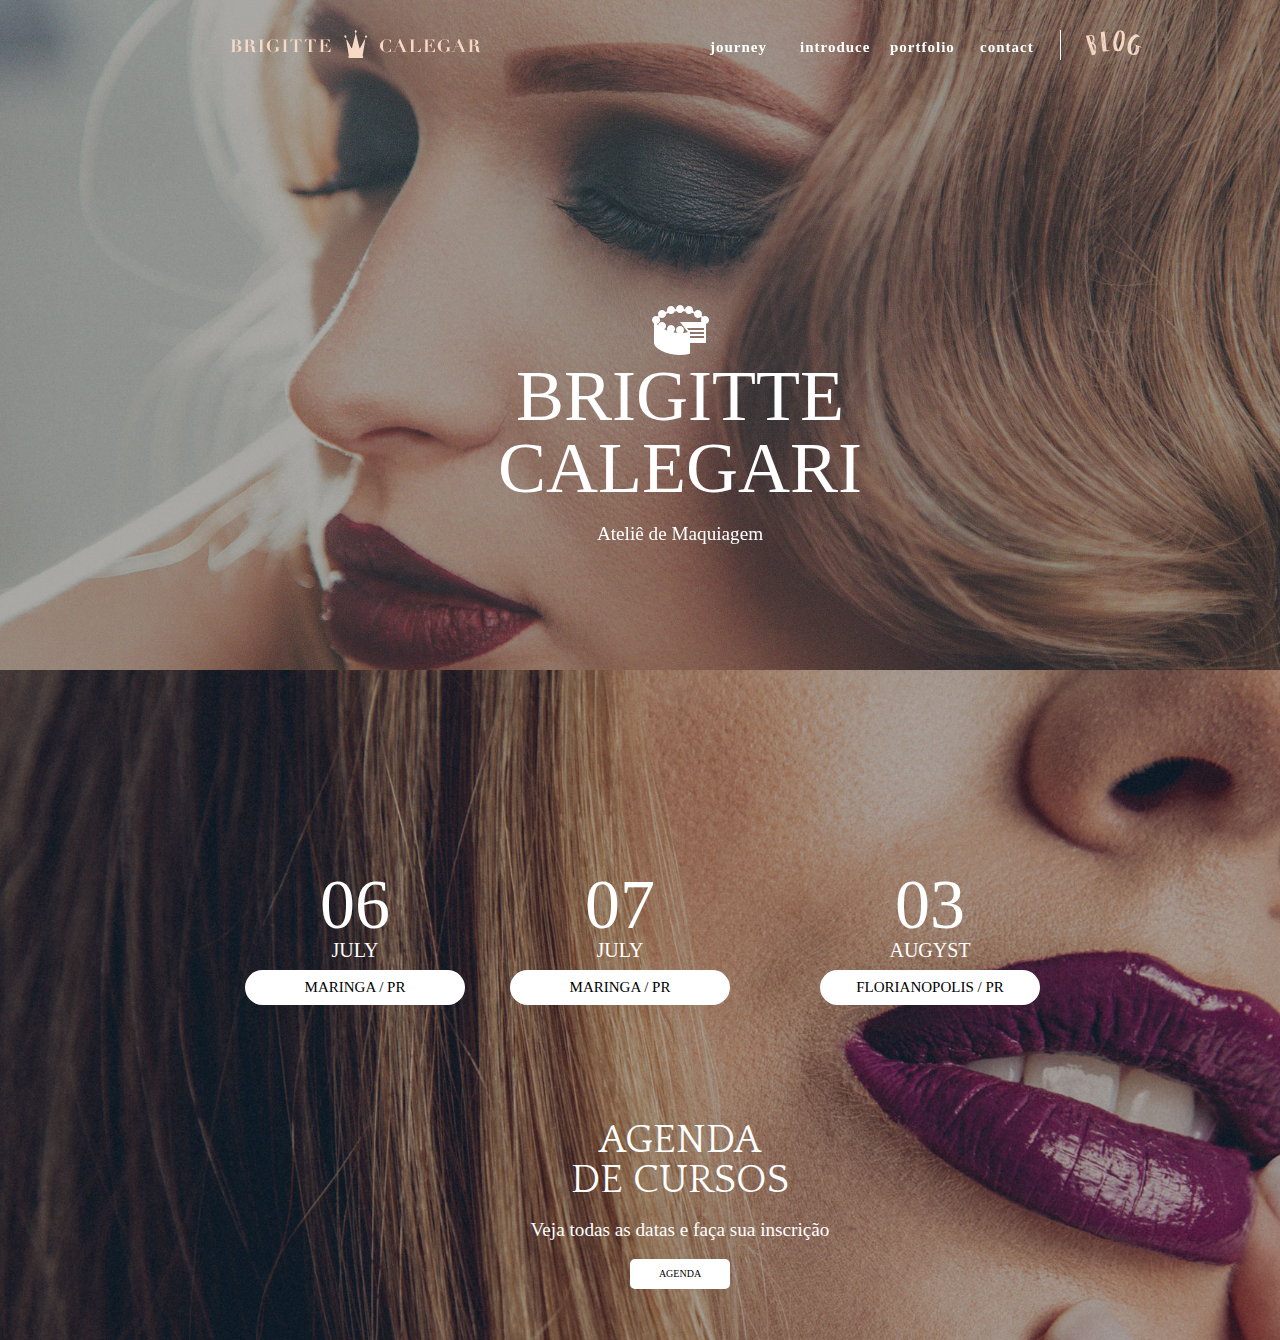
<file: index.html>
<hmtl>
<head>
	<title>makeup</title>
	<meta http-equiv="content-type" content="text/html;charset=utf-8">
  	<link href="stylesheets/screen.css" media="all" rel="stylesheet">
  	<link href='http://fonts.googleapis.com/css?family=Quattrocento:400,700' rel='stylesheet' type='text/css'>

</head>
<body>
	<div class="wrapper">
		<section>
			<div class="container">
				<div class="container_in">	
					<a href="#">
						<div class="logo">
						</div>
					</a>
					<div class="lili">
						
					</div>
					<div class="lil">
					<nav>
						<ul >
							<a href="#"><li class="li">journey</li></a>
							<a href="../introduce.html"><li class="li">introduce</li></a>
							<a href="../portfolio.html"><li class="li">portfolio</li></a>
							<a href="#"><li class="li">contact</li></a>
							<div class="line"></div>
							<a class="bloglogo" href="#"></a>
						</ul>
					</nav>
					
					<!-- nav>ul>li*10 -->
					</div>
				</div>
				<div class="beauty_content">
					<div class="beauty_icon"></div>
					<h1>BRIGITTE<br>CALEGARI</h1>
					<h2>Ateliê de Maquiagem</h2>
					<div id="bottom_down"></div>
				</div>
			</div><!-- container	 -->
				
			
			</div>	
		</section>

		<section>
			<div class="journey_out">
				<div class="out">
					<a href="#" class="journey_row">
							<p class="each_day">06</p>
							<p class="each_month">JULY</p>
							<p class="each_city">MARINGA / PR</p>
					</a>
					<div class="home_agenda_separator"></div>
					<a href="#" class="journey_row">
							<p class="each_day">07</p>
							<p class="each_month">JULY</p>
							<p class="each_city">MARINGA / PR</p>
					</a>
					<div class="home_agenda_separator"></div>				
					<a href="#" class="journey_row">
							<p class="each_day">03</p>
							<p class="each_month">AUGYST</p>
							<p class="each_city">FLORIANOPOLIS / PR</p>
					</a>
					<div class="journey-inbuttom">
						<h1>AGENDA<br>DE CURSOS</h1>
						<p>Veja todas as datas e faça sua inscrição</p>
						<a href="#" class="journey_button">
						AGENDA</a> 
						
					</div>
			
				
				</div>
			</div>	
		</section>
	</div>
</body>
</hmtl>
</file>
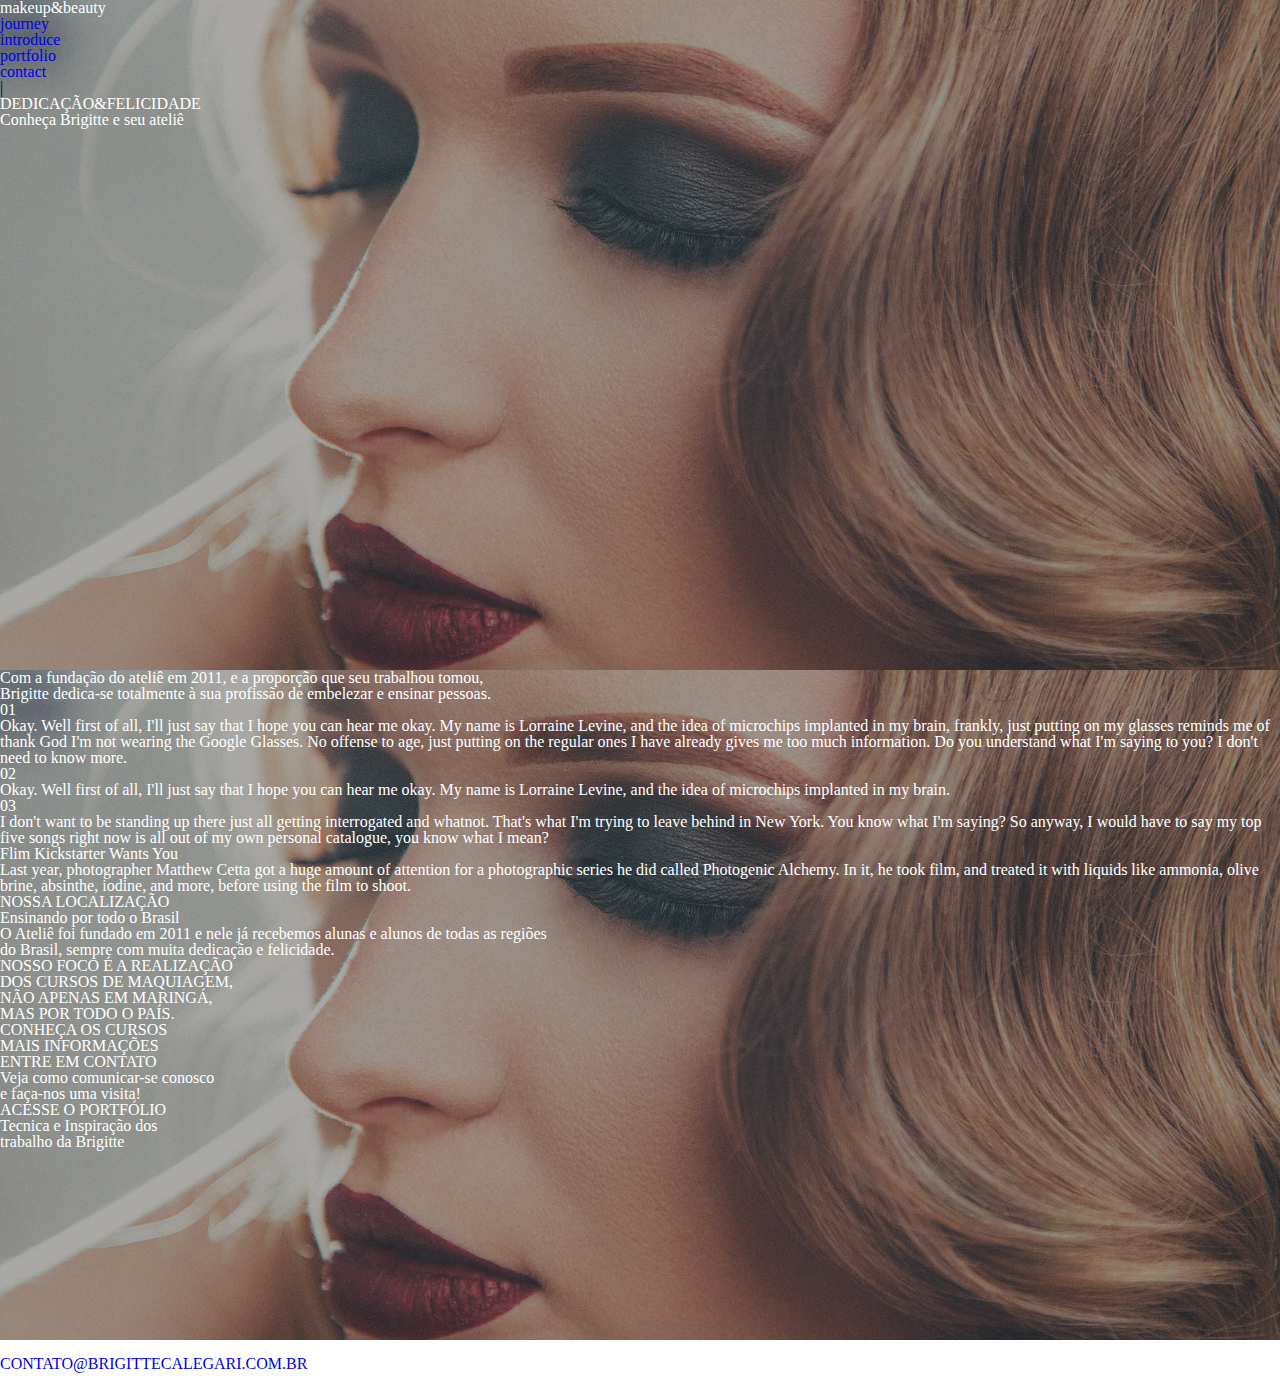
<file: introduce.html>
<hmtl>
<head>
	<title>makeup</title>
	<meta http-equiv="content-type" content="text/html;charset=utf-8">
  	<link href="stylesheets/screen.css" media="all" rel="stylesheet">
</head>
<body>
	<div class="wrapper">
		<section>
			<div class="container">
				<h1>makeup&beauty</h1>
				<header>	
					<a id="logo" href="index.html" ></a>
					<ul>
						<a href="#"><li>journey</li></a>
						<a href="../introduce.html"><li>introduce</li></a>
						<a href="#"><li>portfolio</li></a>
						<a href="#"><li>contact</li></a>
						<div>|</div>
						<a id="bloglogo" href="#"></a>
					</ul>
				</header>
				<div>
					<h1>DEDICAÇÃO&FELICIDADE</h1>
					<h2>Conheça Brigitte e seu ateliê</h2>

					<!-- 滑鼠點，往sobre1 -->
					<div id="bottom_down"></div>
					<!-- 滑鼠點，往sobre1 -->
				</div>
			</div>	
		</section>

		<section>
			<div class="container">
				<div class="sobre1">
					<div clss="sobre1_photo"></div>
					<div class="sobre1_name"></div>
					<p class="sobre1_desc">
					Com a fundação do ateliê em 2011, e a proporção que seu trabalhou tomou,
					<br>
					Brigitte dedica-se totalmente à sua profissão de embelezar e ensinar pessoas.
					</p>

					<!-- 滑鼠點，往sobre1 -->
					<div id="bottom_down"></div>
					<!-- 滑鼠點，往sobre1 -->
					
				</div>
				
				<!-- 滾輪往下滑動，圖片會滑進來 -->
				<div class="sobre2">
					<div class="sobre2_1">
						<p>01</p>
						<div class="sobre_line"></div>
						<p>Okay. Well first of all, I'll just say that I hope you can hear me okay. My name is Lorraine Levine, and the idea of microchips implanted in my brain, frankly, just putting on my glasses reminds me of thank God I'm not wearing the Google Glasses. No offense to age, just putting on the regular ones I have already gives me too much information. Do you understand what I'm saying to you? I don't need to know more.
						</p>
					
					</div>
					<div class="sobre2_2"></div>
				</div>

				<div class="sobre3">
					<div class="sobre3_2"></div>
					<div class="sobre3_1">
					<p>02</p>
					<div class="sobre_line"></div>
					<p>Okay. Well first of all, I'll just say that I hope you can hear me okay. My name is Lorraine Levine, and the idea of microchips implanted in my brain.
					</p>
				</div>
				

				<div class="sobre4">
					<div class="sobre4_1">
					<p>03</p>
					<div class="sobre_line"></div>
					<p> I don't want to be standing up there just all getting interrogated and whatnot. That's what I'm trying to leave behind in New York. You know what I'm saying? So anyway, I would have to say my top five songs right now is all out of my own personal catalogue, you know what I mean?
					</p>
					</div>
					<div class="sobre4_2"></div>
				</div>

				<div class="sobre5">
					<div class="sobre5_1"></div>
					<h1>Flim Kickstarter Wants You</h1>
					<p>Last year, photographer Matthew Cetta got a huge amount of attention for a photographic series he did called Photogenic Alchemy. In it, he took film, and treated it with liquids like ammonia, olive brine, absinthe, iodine, and more, before using the film to shoot. </p>
					<a href="#">
					<div class="sobre4_button">
						<p>NOSSA LOCALIZAÇÃO</p>
					</div>
					</a>
				</div>
			
				<div class="sobre6">
					<div class="sobre6_1">
					<div class="sobre6_1_p1"></div>
					<div class="sobre6_1_p2"></div>
					<div class="sobre6_1_p3"></div>

					</div>

				<!-- 滾輪往下滑動，圖片會滑進來 -->

					<div class="sobre6_text1">
						<h1>Ensinando por todo o Brasil</h1>
						<p>
							O Ateliê foi fundado em 2011 e nele já recebemos alunas e alunos de todas as regiões 
							<br>
							do Brasil, sempre com muita dedicação e felicidade.
						</p>
					</div>
					<div class="sobre6_text2">
						<p>
							NOSSO FOCO É A REALIZAÇÃO
							<br>
							DOS CURSOS DE MAQUIAGEM,
							<br>
							NÃO APENAS EM MARINGÁ,
							<br>
							MAS POR TODO O PAÍS.
						</p>
						<a href="#">
							<div class="sobre6_button">
							<p>CONHEÇA OS CURSOS</p>
							</div>
						</a>
					</div>
				</div>

				<div class="sobre7">
					<p>MAIS INFORMAÇÕES</p>

					<div class="sobre7_1">
						<div class="sobre7_1_p"></div>
						<h2>ENTRE EM CONTATO</h2>
						<p>
							Veja como comunicar-se conosco
							<br>
							e faça-nos uma visita!
						</p>
					</div>

				
					<div class="sobre7_2">
						<div class="sobre7_2_p"></div>
						<h2>ACESSE O PORTFÓLIO</h2>
						<p>
							Tecnica e Inspiração dos
							<br>
							trabalho da Brigitte
						</p>
					</div>
				</div>
			<div>
		</section>

		<section>
			<div class="sobre_bottom">
				<!-- 滑鼠點後,會TOP至頂 -->
				<div class="sobre_bottom_buttonup">
					<p>VOLTAR AO TOPO</p>
					<div class="sobre_bottom_buttonup_arrow"></div>
				</div>
				<!-- 滑鼠點後,會TOP至頂 -->


				<div class="sobre_bottom_botton_Dashed"></div>

				<!-- <滑鼠點後，跑出選單 -->
				<div class="sobre_bottom_share">
					<div class="sobre_bottom_share_inside1"></div>
					<div class="sobre_bottom_share_inside2"></div>
				</div>
				<!-- <滑鼠點後，跑出選單 -->
			</div>
		</section>

		<section>
			<footer>
				<!-- icon怎麼讓它顯示 -->
				<a href="#">
					<div class="footrer_social">
						<span></span>
					</div>
				</a>
				<a href="#">
					<div class="footrer_socia2">
						<span></span>
					</div>
				</a>
				<!-- icon怎麼讓它顯示 -->
				<p>
					<a href="#">
						CONTATO@BRIGITTECALEGARI.COM.BR
					</a>/ (44) 3023 7767
				</p>
				<p>TODOS OS DIREITOS RESERVADOS</p>
				<a href="#" target="blank">
					<div class="footer_pianofuzz"></div>
				</a>
			</footer>	
		</section>
	</div>
</body>
</hmtl>
</file>
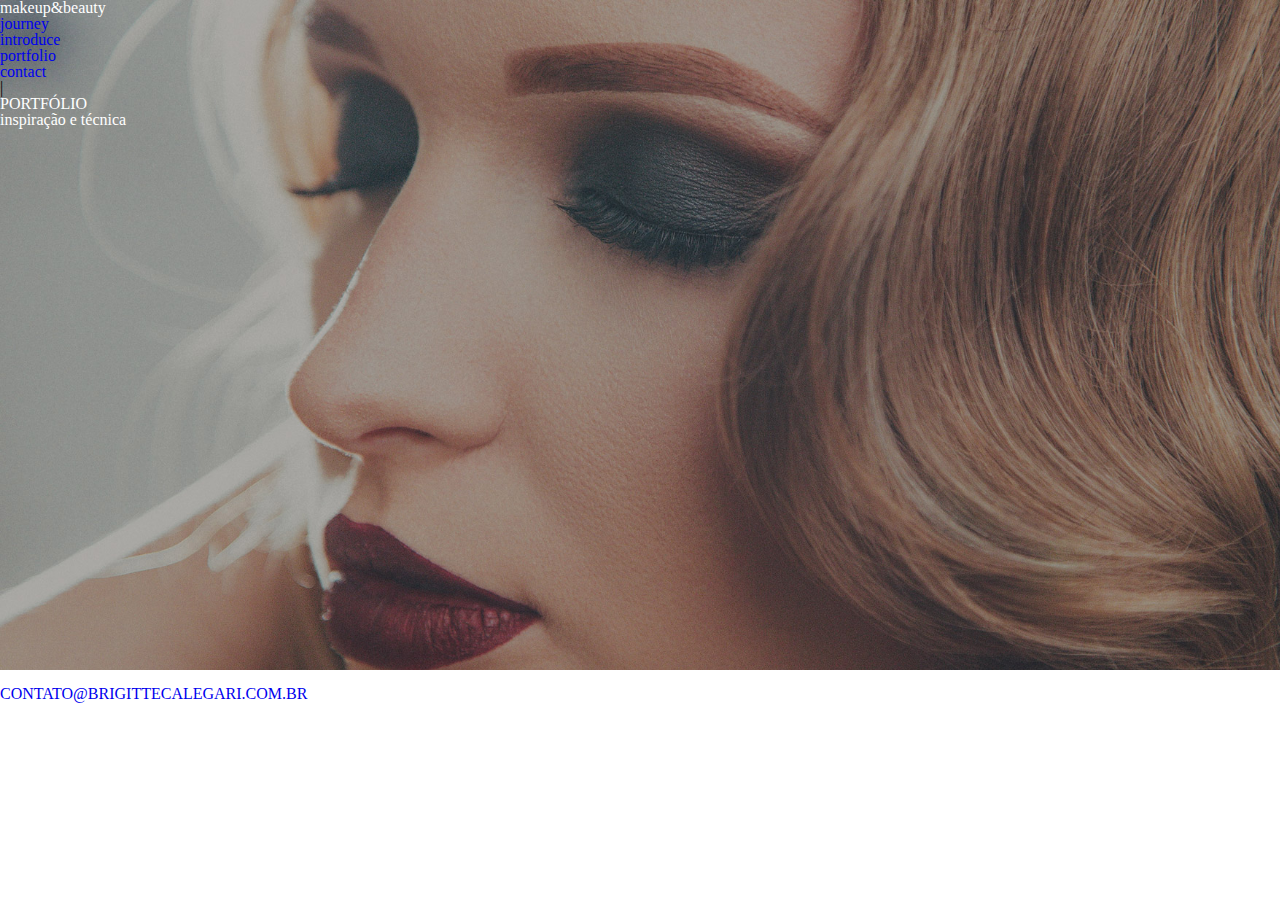
<file: portfolio.html>
<html>
<head>
	<title>makeup</title>
	<meta http-equiv="content-type" content="text/html;charset=utf-8">
  	<link href="stylesheets/screen.css" media="all" rel="stylesheet">
</head>
<body>
	<div class="wrapper">
		<section>
			<div class="container">
				<h1>makeup&beauty</h1>
				<header>	
					<a id="logo" href="index.html" ></a>
					<ul>
						<a href="#"><li>journey</li></a>
						<a href="../introduce.html"><li>introduce</li></a>
						<a href="../portfolio.html"><li>portfolio</li></a>
						<a href="#"><li>contact</li></a>
						<div>|</div>
						<a id="bloglogo" href="#"></a>
					</ul>
				</header>
				<div>
					<h1>PORTFÓLIO</h1>
					<h2>inspiração e técnica</h2>
				</div>
			</div>	
		</section>
		<section>
				<div class="portfolio_container">
					<a href="#">
						<div class="portfolio_each01" ></div>
					</a>
					<a href="#">
						<div class="portfolio_each02" ></div>
					</a>
					<a href="#">
						<div class="portfolio_each03" ></div>
					</a>
					<a href="#">
						<div class="portfolio_each04" ></div>
					</a>
					<a href="#">
						<div class="portfolio_each05" ></div>
					</a>
					<a href="#">
						<div class="portfolio_each06" ></div>
					</a>
					<a href="#">
						<div class="portfolio_each07" ></div>
					</a>
					<a href="#">
						<div class="portfolio_each08" ></div>
					</a>
					<a href="#">
						<div class="portfolio_each09" ></div>
					</a>
				</div>
		</section>
		<section>
			<div class="sobre_bottom">
				<!-- 滑鼠點後,會TOP至頂 -->
				<div class="sobre_bottom_buttonup">
					<p>VOLTAR AO TOPO</p>
					<div class="sobre_bottom_buttonup_arrow"></div>
				</div>
				<!-- 滑鼠點後,會TOP至頂 -->


				<div class="sobre_bottom_botton_Dashed"></div>

				<!-- <滑鼠點後，跑出選單 -->
				<div class="sobre_bottom_share">
					<div class="sobre_bottom_share_inside1"></div>
					<div class="sobre_bottom_share_inside2"></div>
				</div>
				<!-- <滑鼠點後，跑出選單 -->
			</div>
		</section>

		<section>
			<footer>
				<!-- icon怎麼讓它顯示 -->
				<a href="#">
					<div class="footrer_social">
						<span></span>
					</div>
				</a>
				<a href="#">
					<div class="footrer_socia2">
						<span></span>
					</div>
				</a>
				<!-- icon怎麼讓它顯示 -->
				<p>
					<a href="#">
						CONTATO@BRIGITTECALEGARI.COM.BR
					</a>/ (44) 3023 7767
				</p>
				<p>TODOS OS DIREITOS RESERVADOS</p>
				<a href="#" target="blank">
					<div class="footer_pianofuzz"></div>
				</a>
			</footer>	
		</section>
	</div>
		

</body>
</html>
</file>
<file: stylesheets/screen.css>
/*! normalize.css v2.1.0 | MIT License | git.io/normalize */
/*! normalize.css v2.1.0 | HTML5 Display Definitions | MIT License | git.io/normalize */
/* line 20, ../../fire.app/lib/ruby/compass_extensions/compass-normalize-1.4.3/stylesheets/normalize/_html5.scss */
article,
aside,
details,
figcaption,
figure,
footer,
header,
hgroup,
main,
nav,
section,
summary {
  display: block;
}

/* line 28, ../../fire.app/lib/ruby/compass_extensions/compass-normalize-1.4.3/stylesheets/normalize/_html5.scss */
audio,
canvas,
video {
  display: inline-block;
}

/* line 39, ../../fire.app/lib/ruby/compass_extensions/compass-normalize-1.4.3/stylesheets/normalize/_html5.scss */
audio:not([controls]) {
  display: none;
  height: 0;
}

/* line 46, ../../fire.app/lib/ruby/compass_extensions/compass-normalize-1.4.3/stylesheets/normalize/_html5.scss */
[hidden] {
  display: none;
}

/*! normalize.css v2.1.0 | Base | MIT License | git.io/normalize */
/* line 13, ../../fire.app/lib/ruby/compass_extensions/compass-normalize-1.4.3/stylesheets/normalize/_base.scss */
html {
  font-family: sans-serif;
  -webkit-text-size-adjust: 100%;
  -ms-text-size-adjust: 100%;
}

/* line 37, ../../fire.app/lib/ruby/compass_extensions/compass-normalize-1.4.3/stylesheets/normalize/_base.scss */
body {
  margin: 0;
}

/*! normalize.css v2.1.0 | Links | MIT License | git.io/normalize */
/* line 9, ../../fire.app/lib/ruby/compass_extensions/compass-normalize-1.4.3/stylesheets/normalize/_links.scss */
a:focus {
  outline: thin dotted;
}

/* line 16, ../../fire.app/lib/ruby/compass_extensions/compass-normalize-1.4.3/stylesheets/normalize/_links.scss */
a:active,
a:hover {
  outline: 0;
}

/*! normalize.css v2.1.0 | Typography | MIT License | git.io/normalize */
/* line 13, ../../fire.app/lib/ruby/compass_extensions/compass-normalize-1.4.3/stylesheets/normalize/_typography.scss */
h1 {
  font-size: 2em;
  margin: 0.67em 0;
}

/* line 47, ../../fire.app/lib/ruby/compass_extensions/compass-normalize-1.4.3/stylesheets/normalize/_typography.scss */
abbr[title] {
  border-bottom: 1px dotted;
}

/* line 54, ../../fire.app/lib/ruby/compass_extensions/compass-normalize-1.4.3/stylesheets/normalize/_typography.scss */
b,
strong {
  font-weight: bold;
}

/* line 66, ../../fire.app/lib/ruby/compass_extensions/compass-normalize-1.4.3/stylesheets/normalize/_typography.scss */
dfn {
  font-style: italic;
}

/* line 73, ../../fire.app/lib/ruby/compass_extensions/compass-normalize-1.4.3/stylesheets/normalize/_typography.scss */
hr {
  -moz-box-sizing: content-box;
  box-sizing: content-box;
  height: 0;
}

/* line 81, ../../fire.app/lib/ruby/compass_extensions/compass-normalize-1.4.3/stylesheets/normalize/_typography.scss */
mark {
  background: #ff0;
  color: #000;
}

/* line 100, ../../fire.app/lib/ruby/compass_extensions/compass-normalize-1.4.3/stylesheets/normalize/_typography.scss */
code,
kbd,
pre,
samp {
  font-family: monospace, serif;
  font-size: 1em;
}

/* line 110, ../../fire.app/lib/ruby/compass_extensions/compass-normalize-1.4.3/stylesheets/normalize/_typography.scss */
pre {
  white-space: pre;
  white-space: pre-wrap;
  word-wrap: break-word;
}

/* line 118, ../../fire.app/lib/ruby/compass_extensions/compass-normalize-1.4.3/stylesheets/normalize/_typography.scss */
q {
  quotes: "\201C" "\201D" "\2018" "\2019";
}

/* line 140, ../../fire.app/lib/ruby/compass_extensions/compass-normalize-1.4.3/stylesheets/normalize/_typography.scss */
small {
  font-size: 80%;
}

/* line 147, ../../fire.app/lib/ruby/compass_extensions/compass-normalize-1.4.3/stylesheets/normalize/_typography.scss */
sub,
sup {
  font-size: 75%;
  line-height: 0;
  position: relative;
  vertical-align: baseline;
}

/* line 154, ../../fire.app/lib/ruby/compass_extensions/compass-normalize-1.4.3/stylesheets/normalize/_typography.scss */
sup {
  top: -0.5em;
}

/* line 158, ../../fire.app/lib/ruby/compass_extensions/compass-normalize-1.4.3/stylesheets/normalize/_typography.scss */
sub {
  bottom: -0.25em;
}

/*! normalize.css v2.1.0 | Embedded Content | MIT License | git.io/normalize */
/* line 9, ../../fire.app/lib/ruby/compass_extensions/compass-normalize-1.4.3/stylesheets/normalize/_embeds.scss */
img {
  border: 0;
}

/* line 18, ../../fire.app/lib/ruby/compass_extensions/compass-normalize-1.4.3/stylesheets/normalize/_embeds.scss */
svg:not(:root) {
  overflow: hidden;
}

/*! normalize.css v2.1.0 | Figures | MIT License | git.io/normalize */
/* line 9, ../../fire.app/lib/ruby/compass_extensions/compass-normalize-1.4.3/stylesheets/normalize/_figures.scss */
figure {
  margin: 0;
}

/*! normalize.css v2.1.0 | Forms | MIT License | git.io/normalize */
/* line 17, ../../fire.app/lib/ruby/compass_extensions/compass-normalize-1.4.3/stylesheets/normalize/_forms.scss */
fieldset {
  border: 1px solid #c0c0c0;
  margin: 0 2px;
  padding: 0.35em 0.625em 0.75em;
}

/* line 30, ../../fire.app/lib/ruby/compass_extensions/compass-normalize-1.4.3/stylesheets/normalize/_forms.scss */
legend {
  border: 0;
  padding: 0;
  white-space: normal;
}

/* line 49, ../../fire.app/lib/ruby/compass_extensions/compass-normalize-1.4.3/stylesheets/normalize/_forms.scss */
button,
input,
select,
textarea {
  font-family: inherit;
  font-size: 100%;
  margin: 0;
}

/* line 63, ../../fire.app/lib/ruby/compass_extensions/compass-normalize-1.4.3/stylesheets/normalize/_forms.scss */
button,
input {
  line-height: normal;
}

/* line 73, ../../fire.app/lib/ruby/compass_extensions/compass-normalize-1.4.3/stylesheets/normalize/_forms.scss */
button,
select {
  text-transform: none;
}

/* line 90, ../../fire.app/lib/ruby/compass_extensions/compass-normalize-1.4.3/stylesheets/normalize/_forms.scss */
button,
html input[type="button"],
input[type="reset"],
input[type="submit"] {
  -webkit-appearance: button;
  cursor: pointer;
}

/* line 101, ../../fire.app/lib/ruby/compass_extensions/compass-normalize-1.4.3/stylesheets/normalize/_forms.scss */
button[disabled],
html input[disabled] {
  cursor: default;
}

/* line 113, ../../fire.app/lib/ruby/compass_extensions/compass-normalize-1.4.3/stylesheets/normalize/_forms.scss */
input[type="checkbox"],
input[type="radio"] {
  box-sizing: border-box;
  padding: 0;
}

/* line 126, ../../fire.app/lib/ruby/compass_extensions/compass-normalize-1.4.3/stylesheets/normalize/_forms.scss */
input[type="search"] {
  -webkit-appearance: textfield;
  -moz-box-sizing: content-box;
  -webkit-box-sizing: content-box;
  box-sizing: content-box;
}

/* line 137, ../../fire.app/lib/ruby/compass_extensions/compass-normalize-1.4.3/stylesheets/normalize/_forms.scss */
input[type="search"]::-webkit-search-cancel-button,
input[type="search"]::-webkit-search-decoration {
  -webkit-appearance: none;
}

/* line 144, ../../fire.app/lib/ruby/compass_extensions/compass-normalize-1.4.3/stylesheets/normalize/_forms.scss */
button::-moz-focus-inner,
input::-moz-focus-inner {
  border: 0;
  padding: 0;
}

/* line 152, ../../fire.app/lib/ruby/compass_extensions/compass-normalize-1.4.3/stylesheets/normalize/_forms.scss */
textarea {
  overflow: auto;
  vertical-align: top;
}

/*! normalize.css v2.1.0 | Tables | MIT License | git.io/normalize */
/* line 9, ../../fire.app/lib/ruby/compass_extensions/compass-normalize-1.4.3/stylesheets/normalize/_tables.scss */
table {
  border-collapse: collapse;
  border-spacing: 0;
}

/* http://meyerweb.com/eric/tools/css/reset/ 
   v2.0 | 20110126
   License: none (public domain)
*/
/* line 27, ../sass/screen.scss */
html, body, div, span, applet, object, iframe,
h1, h2, h3, h4, h5, h6, p, blockquote, pre,
a, abbr, acronym, address, big, cite, code,
del, dfn, em, img, ins, kbd, q, s, samp,
small, strike, strong, sub, sup, tt, var,
b, u, i, center,
dl, dt, dd, ol, ul, li,
fieldset, form, label, legend,
table, caption, tbody, tfoot, thead, tr, th, td,
article, aside, canvas, details, embed,
figure, figcaption, footer, header, hgroup,
menu, nav, output, ruby, section, summary,
time, mark, audio, video {
  margin: 0;
  padding: 0;
  border: 0;
  font-size: 100%;
  font: inherit;
  vertical-align: baseline;
}

/* HTML5 display-role reset for older browsers */
/* line 38, ../sass/screen.scss */
article, aside, details, figcaption, figure,
footer, header, hgroup, menu, nav, section {
  display: block;
}

/* line 41, ../sass/screen.scss */
body {
  line-height: 1;
}

/* line 44, ../sass/screen.scss */
ol, ul {
  list-style: none;
}

/* line 47, ../sass/screen.scss */
blockquote, q {
  quotes: none;
}

/* line 51, ../sass/screen.scss */
blockquote:before, blockquote:after,
q:before, q:after {
  content: '';
  content: none;
}

/* line 55, ../sass/screen.scss */
table {
  border-collapse: collapse;
  border-spacing: 0;
}

/* line 60, ../sass/screen.scss */
* {
  text-decoration: none;
}

/* line 64, ../sass/screen.scss */
.carousel-indicators {
  bottom: 20px;
}

/* line 66, ../sass/screen.scss */
.clearfix:before, .clearfix:after {
  content: " ";
}

/* line 70, ../sass/screen.scss */
p, h1, h2 {
  color: #FFF;
}

/*導航欄*/
/* line 76, ../sass/screen.scss */
.container {
  height: 670px;
  background-image: url("../images/logo.jpg");
  background-repeat: no-repeat;
  background-size: 1400px;
}

/* line 86, ../sass/screen.scss */
.container_in {
  position: fixed;
  width: 960px;
  margin-left: 230px;
  padding-top: 30px;
}

/* line 96, ../sass/screen.scss */
.lili {
  float: left;
  width: 450px;
  height: 100px;
}

/* line 102, ../sass/screen.scss */
.logo {
  background-image: url("../images/logo_over.png");
  background-repeat: no-repeat;
  position: absolute;
  width: 250px;
  height: 30px;
}

/*.lil{
  float: right;
  background-color: #36b34a; 
  width: 560px;
  height: 30px;
}*/
/* line 118, ../sass/screen.scss */
.li {
  float: left;
  width: 30px;
  height: 30px;
  /*float: right;*/
  padding: 0 30px;
  /*  font-size: 100%;*/
  color: black;
  letter-spacing: 1px;
  font-size: 15px;
  font-weight: bold;
  color: white;
  text-decoration: none;
  padding-top: 10px;
}

/* line 137, ../sass/screen.scss */
.line {
  float: left;
  display: inline-block;
  width: 0;
  height: 30px;
  margin: 0px 25px 13px 20px;
  border-right: 1px solid #FFF;
}

/* line 146, ../sass/screen.scss */
.bloglogo {
  float: left;
  width: 57px;
  height: 26px;
  background-image: url("../images/_blog_over.png");
}

/* line 154, ../sass/screen.scss */
.beauty_content {
  position: absolute;
  width: 500px;
  height: 300px;
  margin: 300px 430px;
  text-align: center;
}

/* line 164, ../sass/screen.scss */
.beauty_icon {
  width: 500px;
  height: 60px;
  background-image: url("../images/cakecion.png");
  background-repeat: no-repeat;
  background-position: center;
}

/* line 174, ../sass/screen.scss */
.beauty_content h1 {
  font-size: 450%;
}

/* line 177, ../sass/screen.scss */
.beauty_content h2 {
  font-size: 120%;
  margin: 20px 0;
}

/* line 182, ../sass/screen.scss */
.journey_out {
  background-image: url("../images/2.jpg");
  background-repeat: no-repeat;
  background-size: 1400px;
  height: 670px;
}

/* line 188, ../sass/screen.scss */
.out {
  width: 960px;
  height: 670px;
  margin-left: 200px;
  /*background-color: #CCFF00;*/
}

/* line 197, ../sass/screen.scss */
.journey_row {
  float: left;
  width: 220px;
  height: 200px;
  /*background-color: #1D81E6;*/
  text-align: center;
  margin: 200px 45px 0 45px;
}
/* line 204, ../sass/screen.scss */
.journey_row:first-child {
  float: left;
  width: 220px;
  height: 200px;
  /*background-color: #1D81E6;*/
  text-align: center;
  margin: 200px 0px 0 45px;
}
/* line 212, ../sass/screen.scss */
.journey_row:last-child {
  float: left;
  width: 220px;
  height: 200px;
  /*background-color: #1D81E6;*/
  text-align: center;
  margin: 200px 45px 0 0px;
}

/* line 225, ../sass/screen.scss */
.each_day {
  font-size: 70px;
  color: white;
  font-family: 'Ultra', serif;
}

/* line 231, ../sass/screen.scss */
.each_month {
  font-size: 20px;
  color: white;
}

/* line 236, ../sass/screen.scss */
.each_city {
  font-size: 15px;
  color: black;
  text-align: center;
  background-color: white;
  border-radius: 60px;
  padding: 10px 0;
  width: auto;
  margin-top: 10px;
  /*height: 50px;*/
  /*padding:20px 30px; 
background:#dddddd;
width:100px;
border-radius:60px;*/
}

/* line 251, ../sass/screen.scss */
.journey-inbuttom {
  position: absolute;
  width: 960px;
  height: 150px;
  /*background-color: #dddddd;*/
  margin-top: 450px;
  margin-left: auto;
  text-align: center;
}
/* line 259, ../sass/screen.scss */
.journey-inbuttom h1 {
  font-family: 'Quattrocento',  serif;
  font-size: 250%;
}
/* line 264, ../sass/screen.scss */
.journey-inbuttom p {
  font-size: 120%;
  margin: 20px 0;
}

/* line 272, ../sass/screen.scss */
.journey_button {
  color: #202020;
  font-size: 10px;
  color: black;
  display: block;
  width: 100px;
  height: auto;
  background-color: #FFF;
  padding: 10px 0;
  border-radius: 5px;
  margin: 0px 430px;
}
</file>
